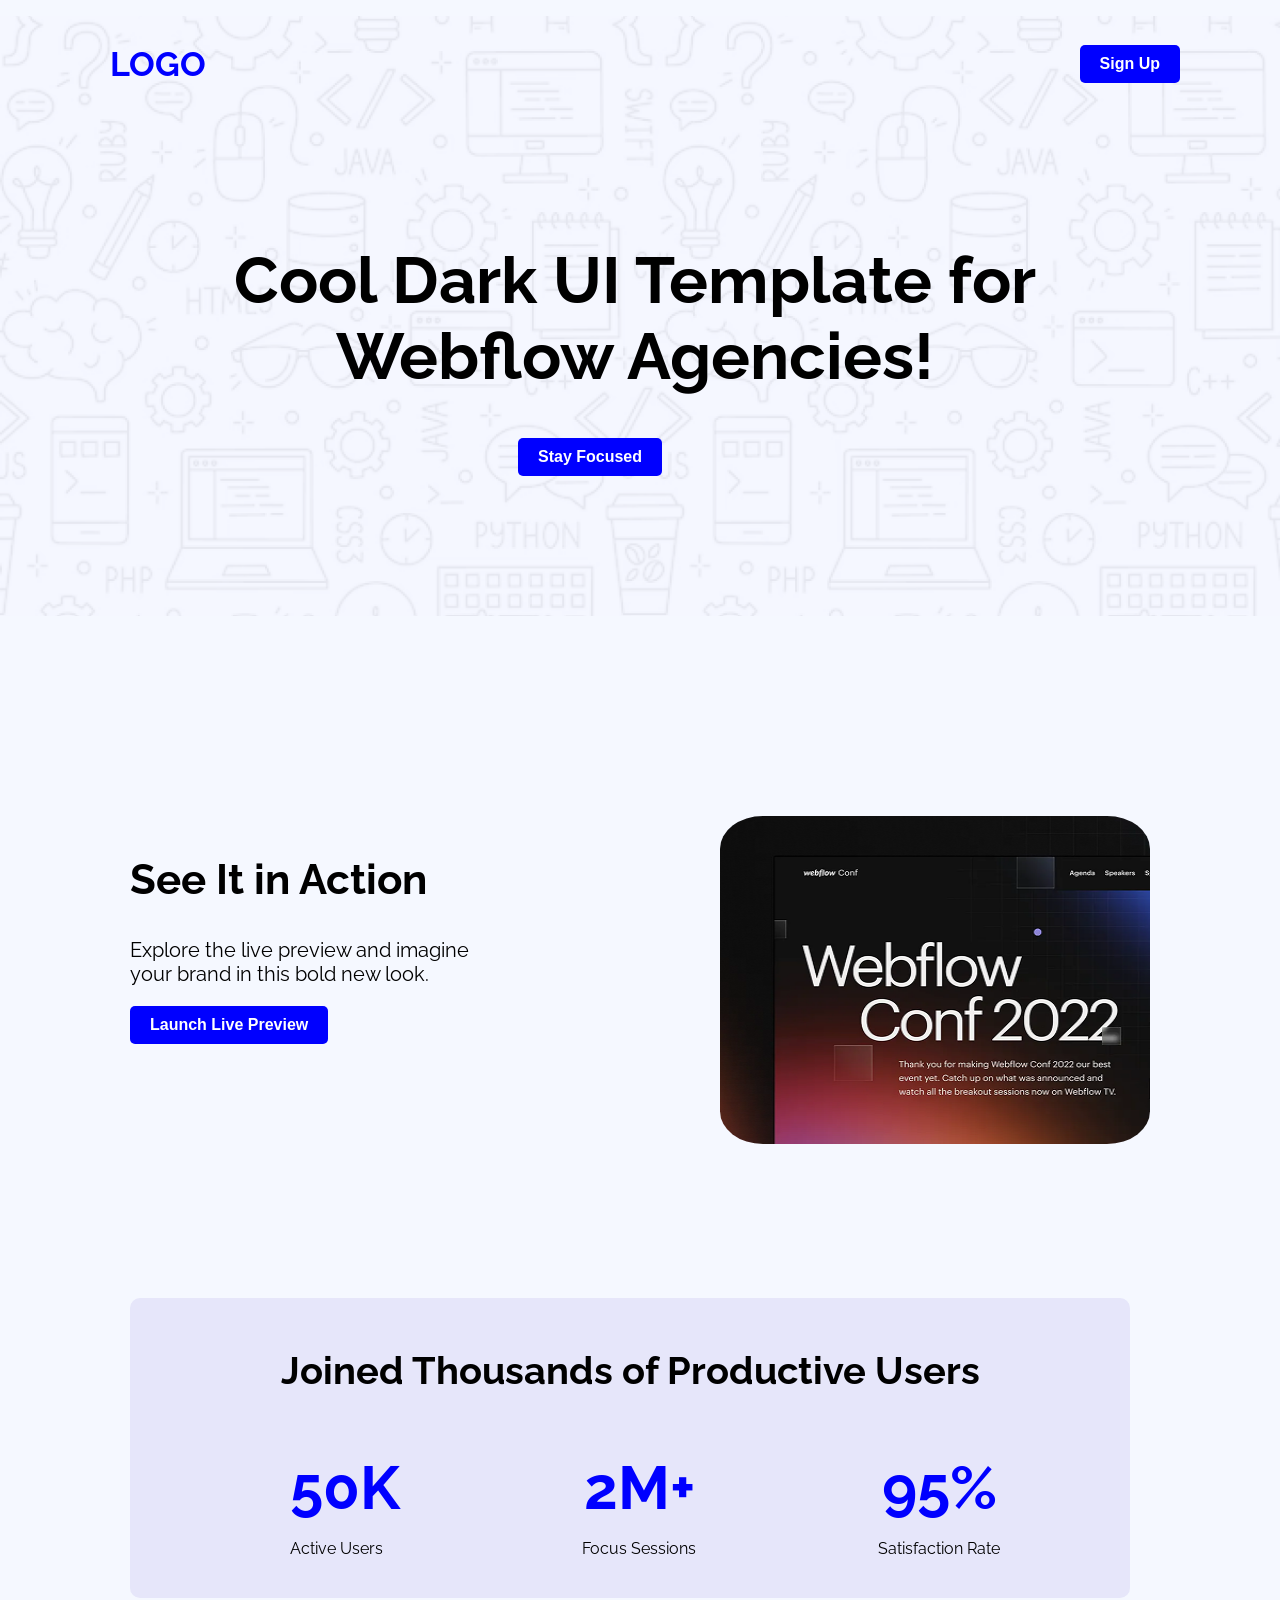
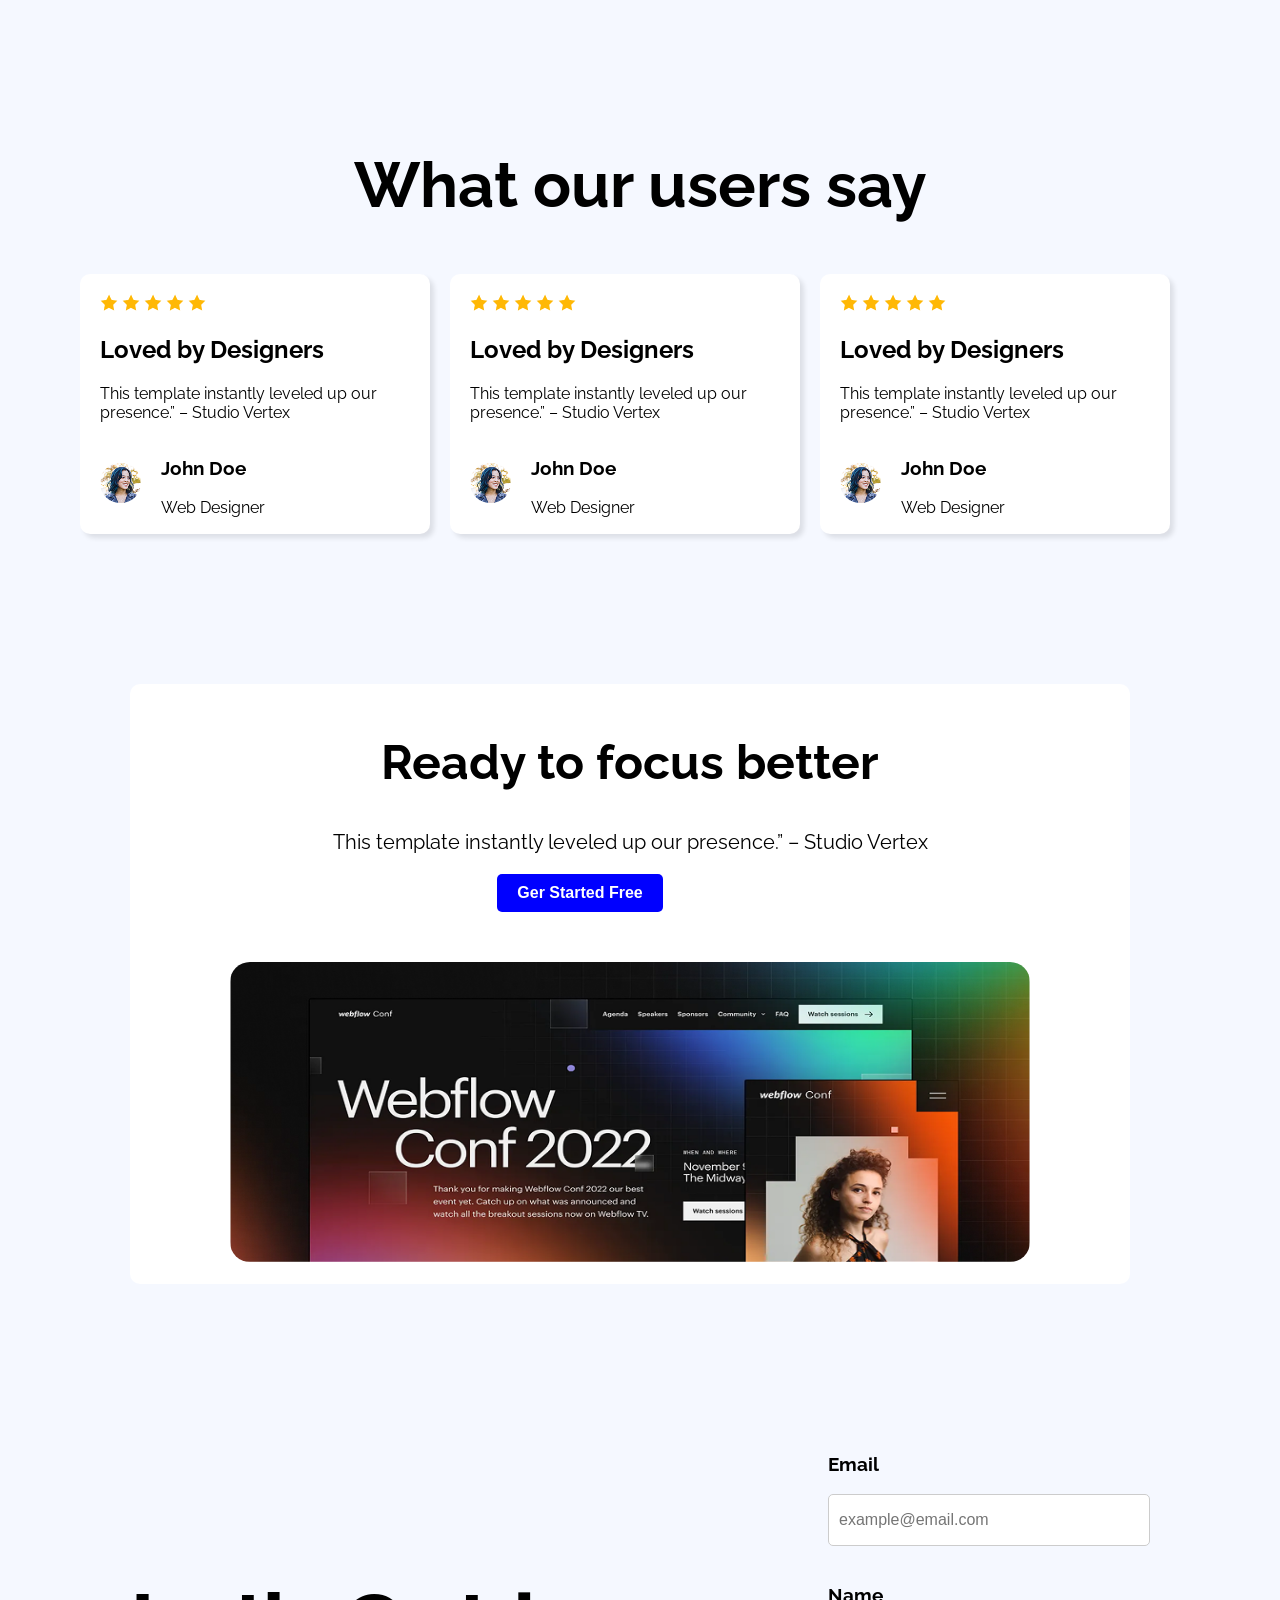
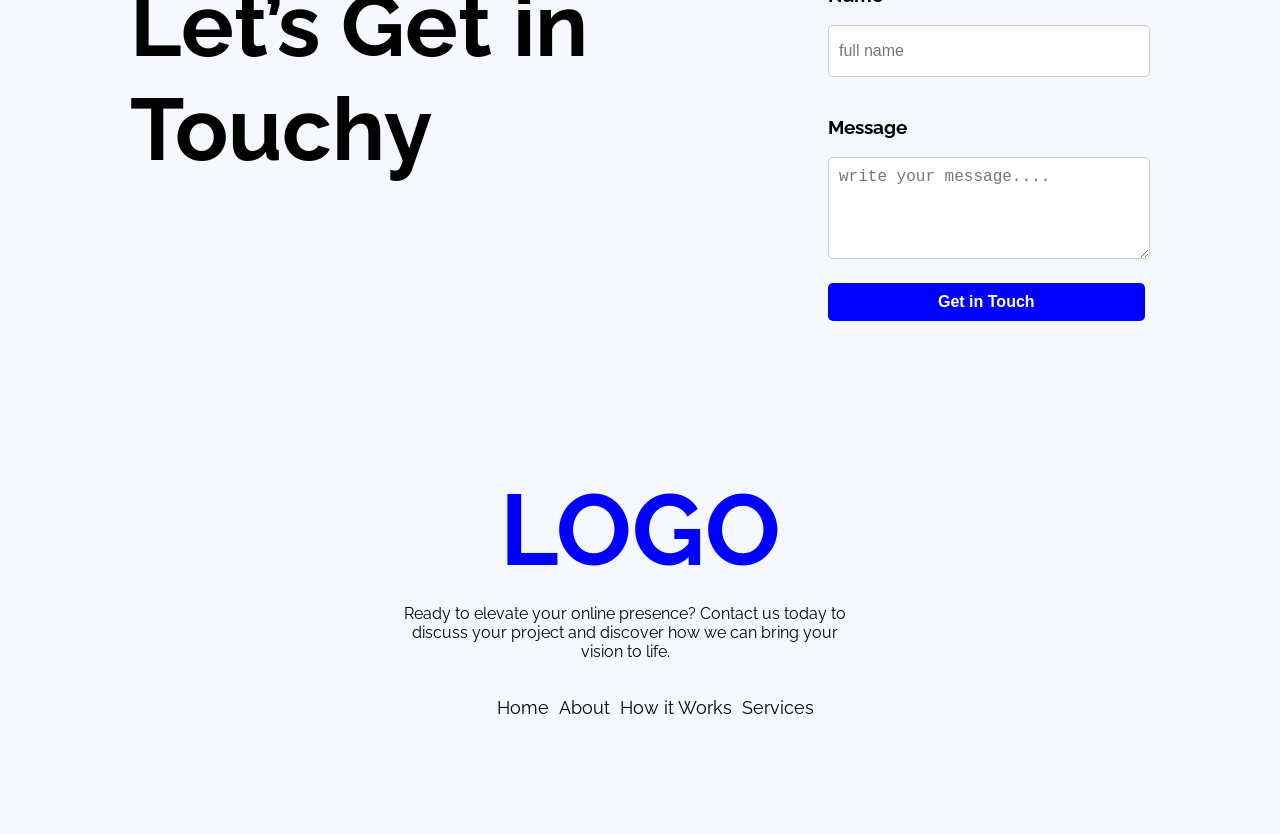
<file: index.html>
<!DOCTYPE html>
<html lang="en">
<head>
    <meta charset="UTF-8">
    <meta name="viewport" content="width=device-width, initial-scale=1.0">
    <title>Document</title>
    <link rel="preconnect" href="https://fonts.googleapis.com">
<link rel="preconnect" href="https://fonts.gstatic.com" crossorigin>
<link href="https://fonts.googleapis.com/css2?family=Raleway:ital,wght@0,100..900;1,100..900&display=swap" rel="stylesheet">
    <link rel="stylesheet" href="./style.css">
</head>
<body class="raleway-rom">
    <header>
        <nav>
            <ul>
                <li><h1 class="logo">LOGO</h1></li>
                <li><button class="btn">Sign Up</button></li>
            </ul>
        </nav>
        <div class="hero">
            <h1 class="main-hero">Cool Dark UI Template for Webflow Agencies!</h1>
            <button class="btn">Stay Focused</button>
        </div>    

    </header>
    <main>
        <section class="section1">
            <div>
                <h2 class="section1-title">See It in Action</h2>
                <p class="section1-text">Explore the live preview and imagine your brand in this bold new look.</p>
                <button class="btn">Launch Live Preview</button>
            </div>
            <div>
                <img class="pic-1" src="./image/wc-mini.png">
            </div>

        </section>

        <section class="section2">
            <div class="section2-content">
                <h2 class="section2-title">Joined Thousands of Productive Users</h2>
                <ul class="section2-list">
                    <li>
                        <h1 class="section2-h1">50K</h1>
                        <p>Active Users</p>
                    </li>
                    <li>
                        <h1 class="section2-h1">2M+</h1>
                        <p>Focus Sessions </p>
                    </li>
                    <li>
                        <h1 class="section2-h1">95% </h1>
                        <p>Satisfaction Rate</p>
                    </li>
                </ul>

            </div>

        </section>



        <section class="section3">
          <div class="section3-header"> <h1>What our users say</h1></div>


            <div class="section3-content">
                 <div class="section3-card1">
                    <div class="section3-stars">    
                        <img  src="./image/icon-star.png">
                        <img src="./image/icon-star.png">
                        <img src="./image/icon-star.png">
                        <img src="./image/icon-star.png">
                        <img src="./image/icon-star.png">
                    </div>
                     <h2 class="section3-title">
                        Loved by Designers
                     </h2>
                     <p class="section3-text">
                        This template instantly leveled up our presence.” – Studio Vertex
                     </p>
                     <div class="user-info-container">
                        <div class="avatar">
                            <img class="user-img" src="./image/avatar.png" alt="User Avatar">
                        </div>
                        <div class="user-info">
                            <h3>John Doe</h3>
                            <p>Web Designer</p> 
                         </div>       
                     </div>

                </div>

                 <div class="section3-content">
                 <div class="section3-card2">
                    <div class="section3-stars"> 
                        <img  src="./image/icon-star.png">
                        <img src="./image/icon-star.png">
                        <img src="./image/icon-star.png">
                        <img src="./image/icon-star.png">
                        <img src="./image/icon-star.png">
                    </div>
                     <h2 class="section3-title">
                        Loved by Designers
                     </h2>
                     <p class="section3-text">
                        This template instantly leveled up our presence.” – Studio Vertex
                     </p>
                     <div class="user-info-container">
                        <div class="avatar">
                            <img class="user-img" src="./image/avatar.png"  alt="User Avatar">
                        </div>
                        <div class="user-info">
                            <h3>John Doe</h3>
                            <p>Web Designer</p> 
                         </div>       
                     </div>

                </div>
                <div class="section3-content">
                 <div class="section3-card3">
                    <div class="section3-stars"> 
                        <img  src="./image/icon-star.png">
                        <img src="./image/icon-star.png">
                        <img src="./image/icon-star.png">
                        <img src="./image/icon-star.png">
                         <img src="./image/icon-star.png">
                    </div>
                     <h2 class="section3-title">
                        Loved by Designers
                     </h2>
                     <p class="section3-text">
                        This template instantly leveled up our presence.” – Studio Vertex
                     </p>
                     <div class="user-info-container">
                        <div class="avatar">
                            <img class="user-img" src="./image/avatar.png"  alt="User Avatar">
                        </div>
                        <div class="user-info">
                            <h3>John Doe</h3>
                            <p>Web Designer</p> 
                         </div>       
                     </div>

                </div>


              </div>

        </section>
        
        <section class="section4">
            <div class="section4-content">
                <h2 class="section4-title">Ready to focus better</h2>
                <p class="section4-text">This template instantly leveled up our presence.” – Studio Vertex</p>
                <button class="btn">Ger Started Free</button>

                <div class="section4-image">
                    <img class="pic2" src="./image/wc-big.png" alt="Get started image">   
                </div>
                
            </div>
            
        </section>

        <section class="section5">

            <div class="section5-content">
                <h2 class="section5-title">Let’s Get in Touchy</h2>
            </div>

            <div class="section5-form">
                <form>
                    <h3>Email</h3>
                    <input type="email" placeholder="example@email.com">
                    <h3>
                        Name
                    </h3>
                    <input type="name" placeholder="full name" required>
                    <h3>Message</h3>
                    <textarea placeholder="write your message...." required></textarea>
                    <br>
                    <button class="btn-5">Get in Touch</button>
                </form>

            </div>
        </section>


        

    </main>
    <footer>
        <div class="footer-content">
            <h1 class="footer-title">LOGO</h1>
            <p class="footer-text">Ready to elevate your online presence? Contact us today to discuss your project and discover how we can bring your vision to life.</p>
            
        </div>
        <div class="footer-links">
            <ul class="footer-list">
                <li>
                    <a href="#">Home</a>
                </li>
                <li>
                    <a href="#">About</a>
                </li>
                <li>
                    <a href="#">How it Works</a>  
                </li>
                <li>
                    <a href="#">Services</a>
                </li>
            </ul>
            
        </div>

    </footer>
    
</body>
</html>
</file>
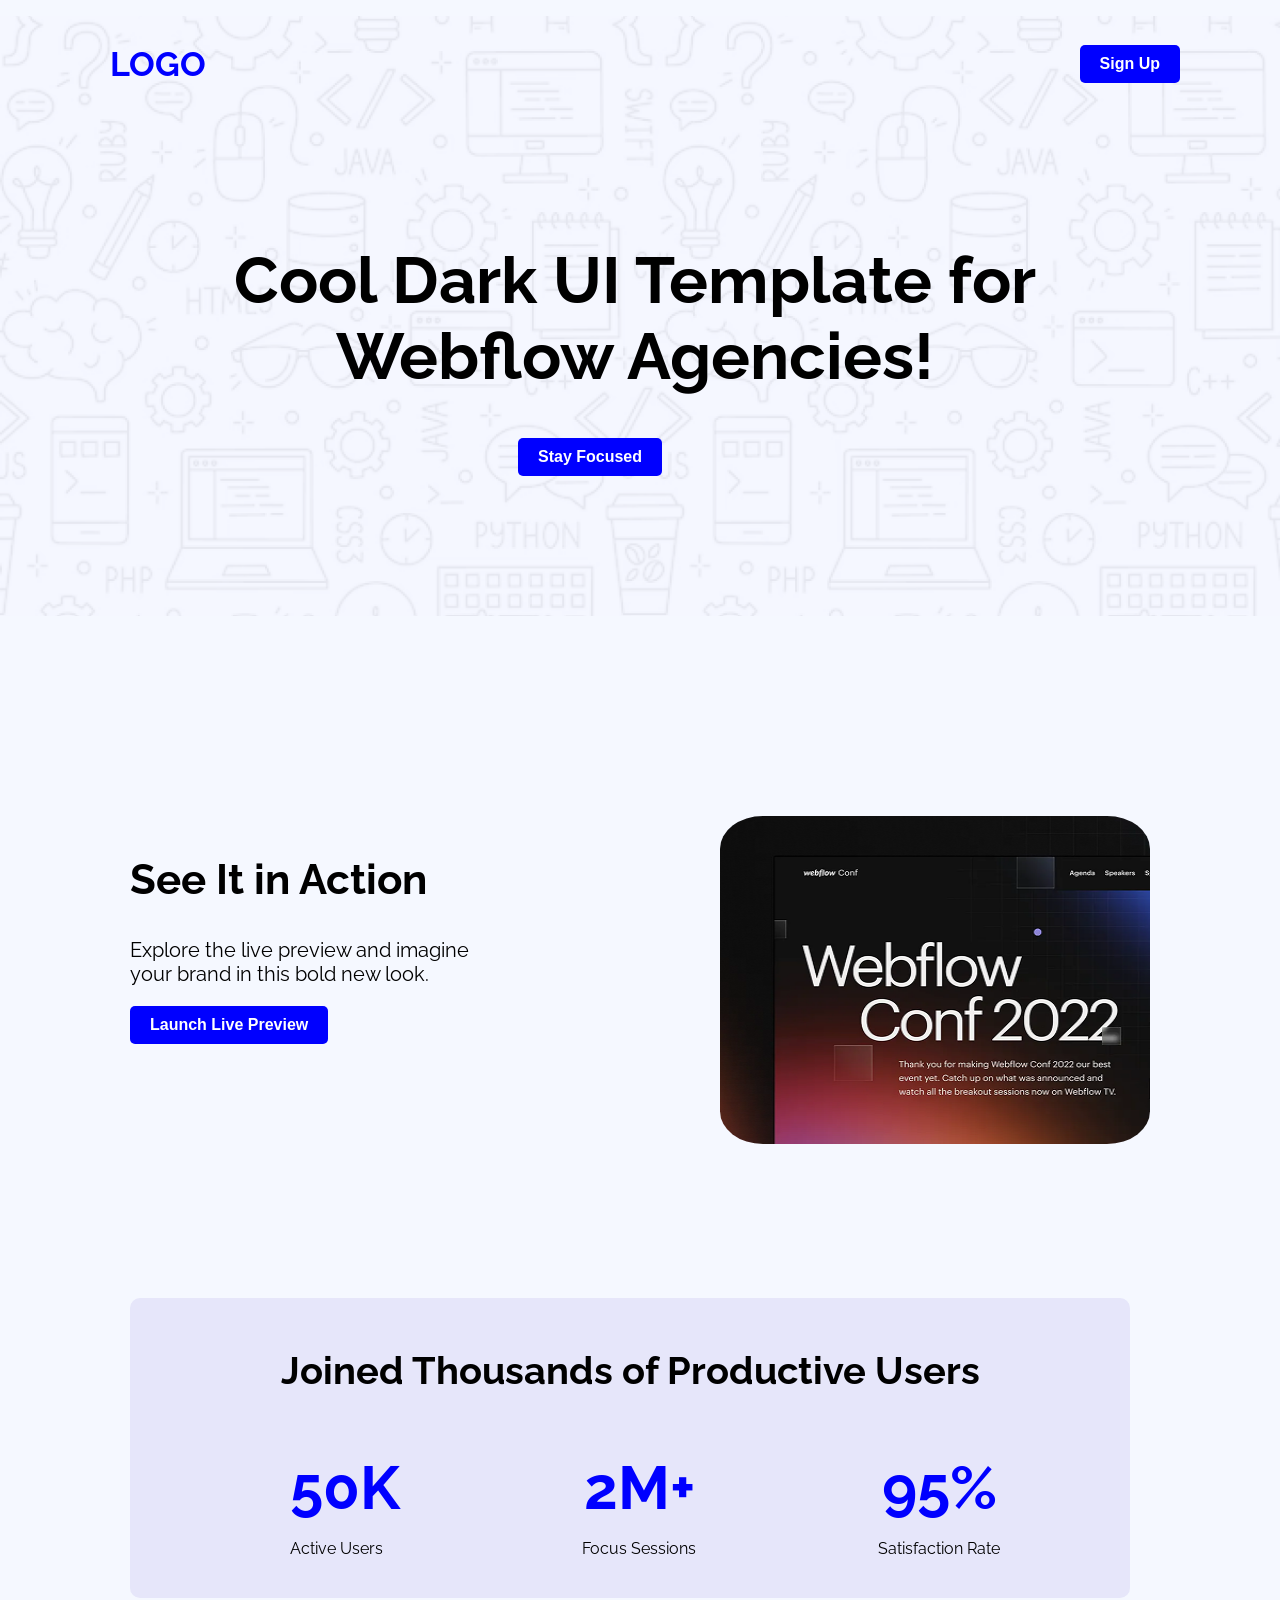
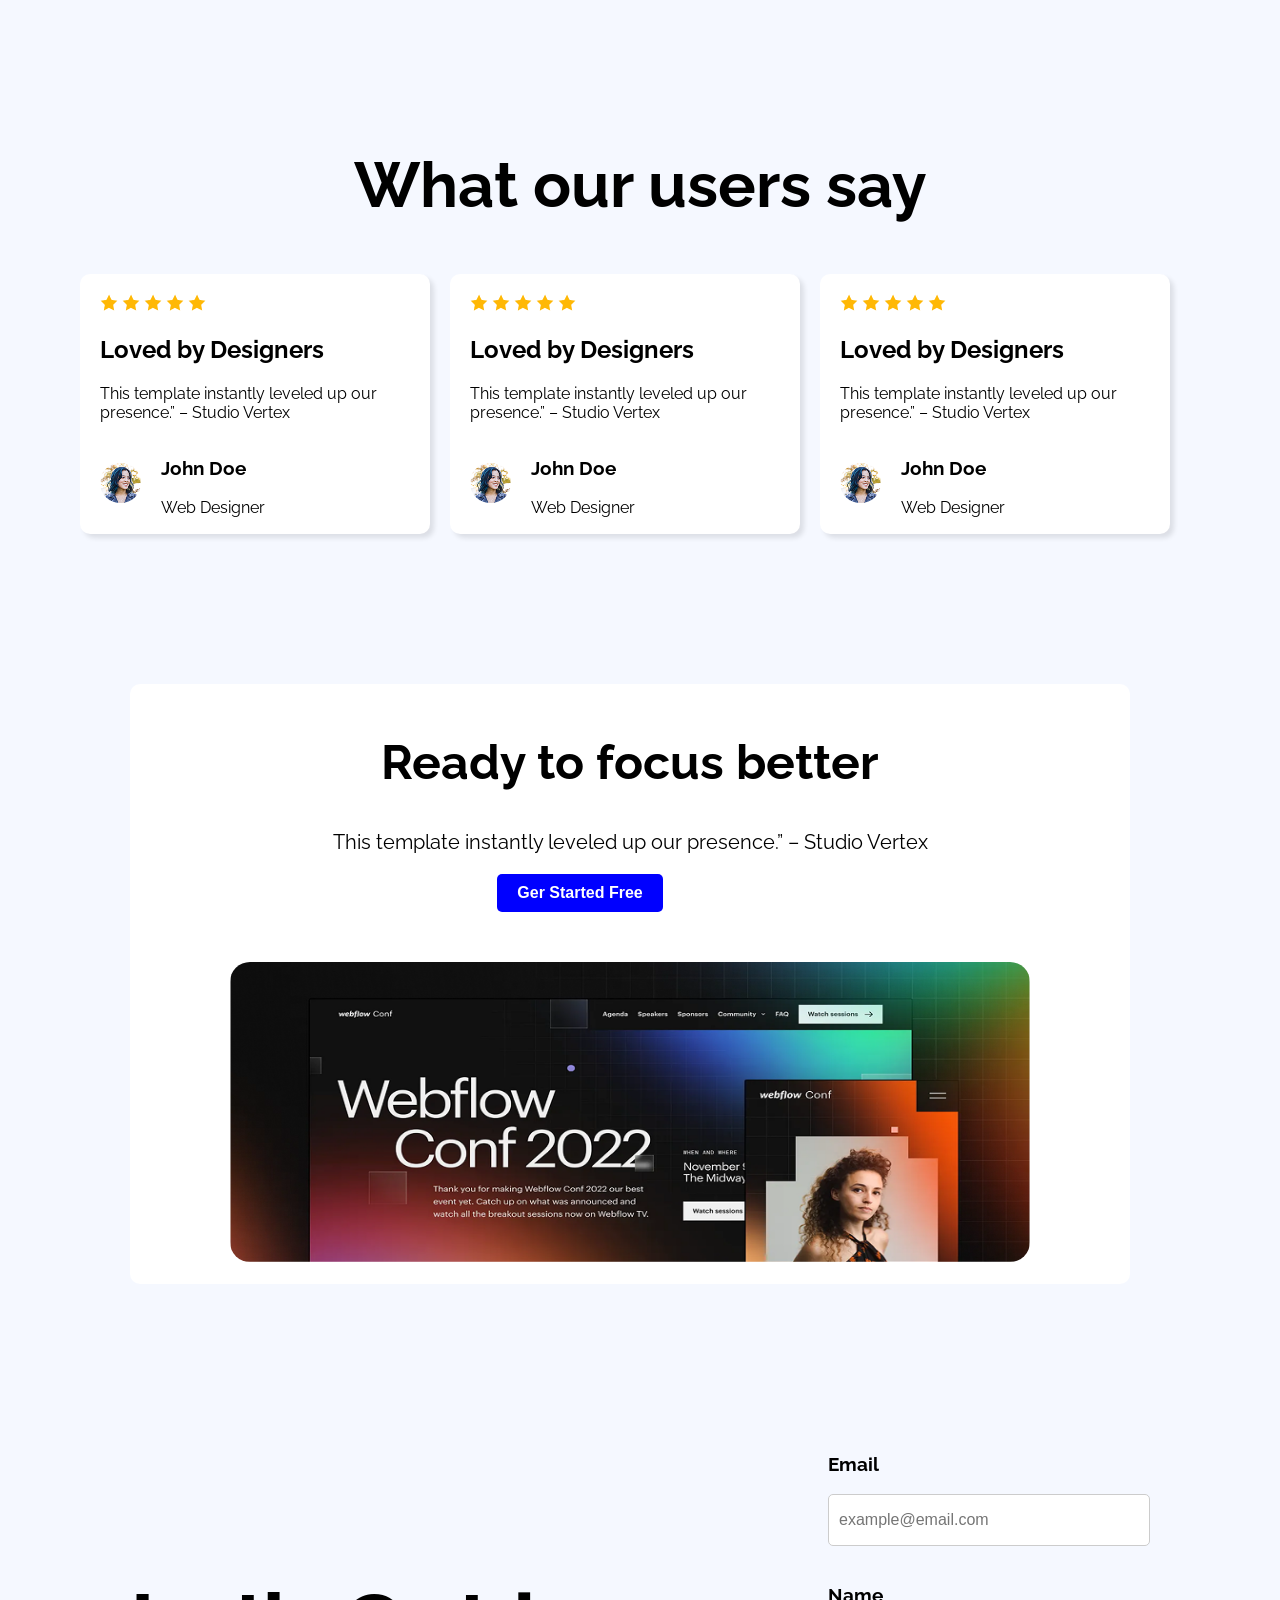
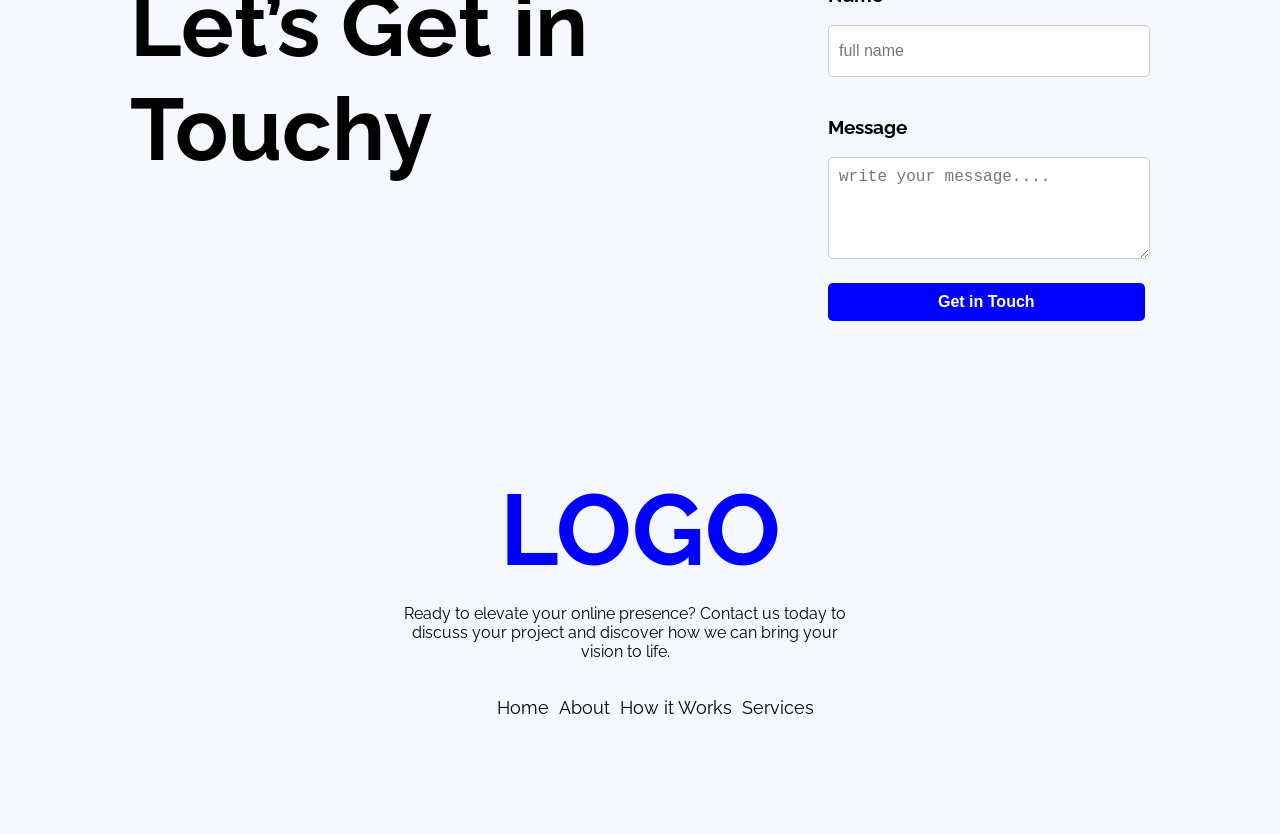
<file: all-file/index.html>
<!DOCTYPE html>
<html lang="en">
<head>
    <meta charset="UTF-8">
    <meta name="viewport" content="width=device-width, initial-scale=1.0">
    <title>Document</title>
    <link rel="preconnect" href="https://fonts.googleapis.com">
<link rel="preconnect" href="https://fonts.gstatic.com" crossorigin>
<link href="https://fonts.googleapis.com/css2?family=Raleway:ital,wght@0,100..900;1,100..900&display=swap" rel="stylesheet">
    <link rel="stylesheet" href="style.css">
</head>
<body class="raleway-rom">
    <header>
        <nav>
            <ul>
                <li><h1 class="logo">LOGO</h1></li>
                <li><button class="btn">Sign Up</button></li>
            </ul>
        </nav>
        <div class="hero">
            <h1 class="main-hero">Cool Dark UI Template for Webflow Agencies!</h1>
            <button class="btn">Stay Focused</button>
        </div>    

    </header>
    <main>
        <section class="section1">
            <div>
                <h2 class="section1-title">See It in Action</h2>
                <p class="section1-text">Explore the live preview and imagine your brand in this bold new look.</p>
                <button class="btn">Launch Live Preview</button>
            </div>
            <div>
                <img class="pic-1" src="./image/wc-mini.png">
            </div>

        </section>

        <section class="section2">
            <div class="section2-content">
                <h2 class="section2-title">Joined Thousands of Productive Users</h2>
                <ul class="section2-list">
                    <li>
                        <h1 class="section2-h1">50K</h1>
                        <p>Active Users</p>
                    </li>
                    <li>
                        <h1 class="section2-h1">2M+</h1>
                        <p>Focus Sessions </p>
                    </li>
                    <li>
                        <h1 class="section2-h1">95% </h1>
                        <p>Satisfaction Rate</p>
                    </li>
                </ul>

            </div>

        </section>



        <section class="section3">
          <div class="section3-header"> <h1>What our users say</h1></div>


            <div class="section3-content">
                 <div class="section3-card1">
                    <div class="section3-stars">    
                        <img  src="./image/icon-star.png">
                        <img src="./image/icon-star.png">
                        <img src="./image/icon-star.png">
                        <img src="./image/icon-star.png">
                        <img src="./image/icon-star.png">
                    </div>
                     <h2 class="section3-title">
                        Loved by Designers
                     </h2>
                     <p class="section3-text">
                        This template instantly leveled up our presence.” – Studio Vertex
                     </p>
                     <div class="user-info-container">
                        <div class="avatar">
                            <img class="user-img" src="./image/avatar.png" alt="User Avatar">
                        </div>
                        <div class="user-info">
                            <h3>John Doe</h3>
                            <p>Web Designer</p> 
                         </div>       
                     </div>

                </div>

                 <div class="section3-content">
                 <div class="section3-card2">
                    <div class="section3-stars"> 
                        <img  src="./image/icon-star.png">
                        <img src="./image/icon-star.png">
                        <img src="./image/icon-star.png">
                        <img src="./image/icon-star.png">
                        <img src="./image/icon-star.png">
                    </div>
                     <h2 class="section3-title">
                        Loved by Designers
                     </h2>
                     <p class="section3-text">
                        This template instantly leveled up our presence.” – Studio Vertex
                     </p>
                     <div class="user-info-container">
                        <div class="avatar">
                            <img class="user-img" src="./image/avatar.png"  alt="User Avatar">
                        </div>
                        <div class="user-info">
                            <h3>John Doe</h3>
                            <p>Web Designer</p> 
                         </div>       
                     </div>

                </div>
                <div class="section3-content">
                 <div class="section3-card3">
                    <div class="section3-stars"> 
                        <img  src="./image/icon-star.png">
                        <img src="./image/icon-star.png">
                        <img src="./image/icon-star.png">
                        <img src="./image/icon-star.png">
                         <img src="./image/icon-star.png">
                    </div>
                     <h2 class="section3-title">
                        Loved by Designers
                     </h2>
                     <p class="section3-text">
                        This template instantly leveled up our presence.” – Studio Vertex
                     </p>
                     <div class="user-info-container">
                        <div class="avatar">
                            <img class="user-img" src="./image/avatar.png"  alt="User Avatar">
                        </div>
                        <div class="user-info">
                            <h3>John Doe</h3>
                            <p>Web Designer</p> 
                         </div>       
                     </div>

                </div>


              </div>

        </section>
        
        <section class="section4">
            <div class="section4-content">
                <h2 class="section4-title">Ready to focus better</h2>
                <p class="section4-text">This template instantly leveled up our presence.” – Studio Vertex</p>
                <button class="btn">Ger Started Free</button>

                <div class="section4-image">
                    <img class="pic2" src="./image/wc-big.png" alt="Get started image">   
                </div>
                
            </div>
            
        </section>

        <section class="section5">

            <div class="section5-content">
                <h2 class="section5-title">Let’s Get in Touchy</h2>
            </div>

            <div class="section5-form">
                <form>
                    <h3>Email</h3>
                    <input type="email" placeholder="example@email.com">
                    <h3>
                        Name
                    </h3>
                    <input type="name" placeholder="full name" required>
                    <h3>Message</h3>
                    <textarea placeholder="write your message...." required></textarea>
                    <br>
                    <button class="btn-5">Get in Touch</button>
                </form>

            </div>
        </section>


        

    </main>
    <footer>
        <div class="footer-content">
            <h1 class="footer-title">LOGO</h1>
            <p class="footer-text">Ready to elevate your online presence? Contact us today to discuss your project and discover how we can bring your vision to life.</p>
            
        </div>
        <div class="footer-links">
            <ul class="footer-list">
                <li>
                    <a href="#">Home</a>
                </li>
                <li>
                    <a href="#">About</a>
                </li>
                <li>
                    <a href="#">How it Works</a>  
                </li>
                <li>
                    <a href="#">Services</a>
                </li>
            </ul>
            
        </div>

    </footer>
    
</body>
</html>
</file>
<file: style.css>
body{
    padding: 0px;
    margin: 0px;
    background-color: #F5F8FF;

  

   
}

.raleway-rom {
  font-family: "Raleway", sans-serif;
  font-optical-sizing: auto;
 
  font-style: normal;
}
header{
    background-image: url('./image/hero-bg.png');
    background-size: cover;
    height: 600px;
    width: 100%;
}
.logo{
    font-size: 2rem;
    color:blue;
    font-weight: black;
    font-size: 34px;
    margin-left: 70px;
}
.btn{
    background-color: blue;
    color: white;
    padding: 10px 20px;
    border: none;
    border-radius: 5px;
    cursor: pointer;
    font-size: 16px;
    font-weight: bold;
    margin-right: 100px;
}
button:hover{
    background-color: white;
    color:black;
    border: 1px solid red;
}
ul{
    display: flex ;
    justify-content: space-between;
    align-items: center;
    list-style: none;
}
.hero{
    text-align: center;
    
}
.main-hero{
    font-size: 65px;
    color: black;
    font-weight: bold;
    margin-top: 130px;
    max-width: 850px;
    margin-left: 210px;
    
    
}

.section1{
    display: flex;
    justify-content: space-between;
    align-items: center;
    margin-top: 100px;
    margin-left: 130px;
    margin-right: 130px;
    margin-bottom: 100px;
}
.section1-title{
    font-size: 42px;
    font-weight: bold;
    color: black;
}
.section1-text{
    font-size: 20px;
    color: black;
    margin-top: 20px;
    max-width: 380px;
}

.pic-1{
    height:328px ;
    width:430px ;
    
    border-radius: 10%;
    margin-top:100px; ;
}


.section2-content{
    height:300px ;

    width: 1000px;
    background-color:lavender ;
    margin-left: 130px;
    margin-top: 150px;
    margin-bottom: 150px;
    border-radius: 10px;

}
.section2-title{
    font-size: 38px;
    font-weight: bold;
    color: black;
    text-align: center;
    padding-top: 50px;
}
.section2-list{
    display: flex;
    justify-content: space-between;
    align-items: center;
    list-style: none;
     margin-left: 120px;
    margin-right: 130px;
    margin-top: 60px;
   
}
.section2-h1{
    font-size: 60px;
    font-weight: bold;
    color: blue;
    text-align: center;
    margin: 0%;
   
}



.section3-header{
    text-align: center;
    margin-top: 100px;
    font-size: 42px;
    font-weight: bold;
    color: black;
}



.section3-content{
    display: flex;
    align-items: center;
  
}

.section3-card1{
    height: 260px;
    width: 350px;
    background-color: white;
    border-radius: 10px;
    margin-left: 80px;
    box-shadow: 4px 4px 5px rgba(0, 0, 0, 0.1);

}

.section3-card2{
    height: 260px;
    width: 350px;
    background-color: white;
    border-radius: 10px;
    margin-left: 20px;
    box-shadow: 4px 4px 5px rgba(0, 0, 0, 0.1);

}

.section3-card3{
    height: 260px;
    width: 350px;
    background-color: white;
    border-radius: 10px;
    margin-left: 20px;
    box-shadow: 4px 4px 5px rgba(0, 0, 0, 0.1);
}

.section3-stars{
    margin-top: 20px;
    margin-left: 20px;
}

.section3-title{
    font-size: 24px;
    font-weight: bold;
    color: black;
   ;
    margin-left: 20px;
}
.section3-text{
    font-size: 16px;
    color: black;
   margin-left: 20px;
   max-width: 300px;
}
.user-info-container{
    display: flex;
    align-items: center;
    
   
}
.user-info{
   margin: 0%;
   
    margin-left: 20px;
}
.user-img{
    border-radius: 50%;
    margin-left: 20px;
}


.section4-content{
    height: 600px;
    width: 1000px;
    background-color: white;
    margin-left: 130px;
    margin-top: 150px;
    margin-bottom: 150px;
    border-radius: 10px;
    text-align: center;
   
}
.section4-title{
    font-size: 48px;
    font-weight: bold;
    color: black;
      padding-top: 50px;
    padding-bottom: 0px;
}

.section4-text{
    font-size: 20px;
    color: black;
 

}
.pic2{
    height: 300px;
    width: 800px;
    border-radius: 10%;
    margin-top: 50px;
    margin-bottom: 50px;
    border-radius: 20px;
}


.section5{
    display: flex;
    justify-content: space-between;
    align-items: center;
    margin-top: 100px;
}
.section5-title{
    font-size: 88px;
    font-weight: bold;
    color: black;
    margin-left: 130px;
    max-width: 500px;
}
.section5-form{
    margin-right: 130px;
}
input{
    width: 300px;
    height: 30px;
    border-radius: 5px;
    border: 1px solid #ccc;
    padding: 10px;
    font-size: 16px;
    margin-bottom: 20px;
}
textarea{
    width: 300px;
    height: 80px;
    border-radius: 5px;
    border: 1px solid #ccc;
    padding: 10px;
    font-size: 16px;
    margin-bottom: 20px;
}
.btn-5{
    background-color: blue;
    color: white;
    padding-right: 110px;
    padding-left: 110px;
    padding-top: 10px;
    padding-bottom: 10px;
    border: none;
    border-radius: 5px;
    cursor: pointer;
    font-size: 16px;
    font-weight: bold;

}

.footer-content{
    text-align: center ;
    margin-top: 150px;
}
.footer-title{
    font-size: 100px;
    font-weight: bold;
    color:blue;
    margin: 0%;
}
.footer-text{
    max-width: 450px;
    margin-left: 400px;
    margin-bottom: 20px;
    
}
.footer-links{
    display: flex;
    justify-content: center;
    align-items: center;
    list-style: none;
    margin-top: 20px;
    
}   
.footer-links li{
    margin-right:10px;
}       
.footer-links a{
    text-decoration: none;
    color: black;
    font-size: 18px;
    
 
}
.footer-links{
    margin-bottom:100px
}
</file>
<file: all-file/style.css>
body{
    padding: 0px;
    margin: 0px;
    background-color: #F5F8FF;

  

   
}

.raleway-rom {
  font-family: "Raleway", sans-serif;
  font-optical-sizing: auto;
 
  font-style: normal;
}
header{
    background-image: url('./image/hero-bg.png');
    background-size: cover;
    height: 600px;
    width: 100%;
}
.logo{
    font-size: 2rem;
    color:blue;
    font-weight: black;
    font-size: 34px;
    margin-left: 70px;
}
.btn{
    background-color: blue;
    color: white;
    padding: 10px 20px;
    border: none;
    border-radius: 5px;
    cursor: pointer;
    font-size: 16px;
    font-weight: bold;
    margin-right: 100px;
}
button:hover{
    background-color: white;
    color:black;
    border: 1px solid red;
}
ul{
    display: flex ;
    justify-content: space-between;
    align-items: center;
    list-style: none;
}
.hero{
    text-align: center;
    
}
.main-hero{
    font-size: 65px;
    color: black;
    font-weight: bold;
    margin-top: 130px;
    max-width: 850px;
    margin-left: 210px;
    
    
}

.section1{
    display: flex;
    justify-content: space-between;
    align-items: center;
    margin-top: 100px;
    margin-left: 130px;
    margin-right: 130px;
    margin-bottom: 100px;
}
.section1-title{
    font-size: 42px;
    font-weight: bold;
    color: black;
}
.section1-text{
    font-size: 20px;
    color: black;
    margin-top: 20px;
    max-width: 380px;
}

.pic-1{
    height:328px ;
    width:430px ;
    
    border-radius: 10%;
    margin-top:100px; ;
}


.section2-content{
    height:300px ;

    width: 1000px;
    background-color:lavender ;
    margin-left: 130px;
    margin-top: 150px;
    margin-bottom: 150px;
    border-radius: 10px;

}
.section2-title{
    font-size: 38px;
    font-weight: bold;
    color: black;
    text-align: center;
    padding-top: 50px;
}
.section2-list{
    display: flex;
    justify-content: space-between;
    align-items: center;
    list-style: none;
     margin-left: 120px;
    margin-right: 130px;
    margin-top: 60px;
   
}
.section2-h1{
    font-size: 60px;
    font-weight: bold;
    color: blue;
    text-align: center;
    margin: 0%;
   
}



.section3-header{
    text-align: center;
    margin-top: 100px;
    font-size: 42px;
    font-weight: bold;
    color: black;
}



.section3-content{
    display: flex;
    align-items: center;
  
}

.section3-card1{
    height: 260px;
    width: 350px;
    background-color: white;
    border-radius: 10px;
    margin-left: 80px;
    box-shadow: 4px 4px 5px rgba(0, 0, 0, 0.1);

}

.section3-card2{
    height: 260px;
    width: 350px;
    background-color: white;
    border-radius: 10px;
    margin-left: 20px;
    box-shadow: 4px 4px 5px rgba(0, 0, 0, 0.1);

}

.section3-card3{
    height: 260px;
    width: 350px;
    background-color: white;
    border-radius: 10px;
    margin-left: 20px;
    box-shadow: 4px 4px 5px rgba(0, 0, 0, 0.1);
}

.section3-stars{
    margin-top: 20px;
    margin-left: 20px;
}

.section3-title{
    font-size: 24px;
    font-weight: bold;
    color: black;
   ;
    margin-left: 20px;
}
.section3-text{
    font-size: 16px;
    color: black;
   margin-left: 20px;
   max-width: 300px;
}
.user-info-container{
    display: flex;
    align-items: center;
    
   
}
.user-info{
   margin: 0%;
   
    margin-left: 20px;
}
.user-img{
    border-radius: 50%;
    margin-left: 20px;
}


.section4-content{
    height: 600px;
    width: 1000px;
    background-color: white;
    margin-left: 130px;
    margin-top: 150px;
    margin-bottom: 150px;
    border-radius: 10px;
    text-align: center;
   
}
.section4-title{
    font-size: 48px;
    font-weight: bold;
    color: black;
      padding-top: 50px;
    padding-bottom: 0px;
}

.section4-text{
    font-size: 20px;
    color: black;
 

}
.pic2{
    height: 300px;
    width: 800px;
    border-radius: 10%;
    margin-top: 50px;
    margin-bottom: 50px;
    border-radius: 20px;
}


.section5{
    display: flex;
    justify-content: space-between;
    align-items: center;
    margin-top: 100px;
}
.section5-title{
    font-size: 88px;
    font-weight: bold;
    color: black;
    margin-left: 130px;
    max-width: 500px;
}
.section5-form{
    margin-right: 130px;
}
input{
    width: 300px;
    height: 30px;
    border-radius: 5px;
    border: 1px solid #ccc;
    padding: 10px;
    font-size: 16px;
    margin-bottom: 20px;
}
textarea{
    width: 300px;
    height: 80px;
    border-radius: 5px;
    border: 1px solid #ccc;
    padding: 10px;
    font-size: 16px;
    margin-bottom: 20px;
}
.btn-5{
    background-color: blue;
    color: white;
    padding-right: 110px;
    padding-left: 110px;
    padding-top: 10px;
    padding-bottom: 10px;
    border: none;
    border-radius: 5px;
    cursor: pointer;
    font-size: 16px;
    font-weight: bold;

}

.footer-content{
    text-align: center ;
    margin-top: 150px;
}
.footer-title{
    font-size: 100px;
    font-weight: bold;
    color:blue;
    margin: 0%;
}
.footer-text{
    max-width: 450px;
    margin-left: 400px;
    margin-bottom: 20px;
    
}
.footer-links{
    display: flex;
    justify-content: center;
    align-items: center;
    list-style: none;
    margin-top: 20px;
    
}   
.footer-links li{
    margin-right:10px;
}       
.footer-links a{
    text-decoration: none;
    color: black;
    font-size: 18px;
    
 
}
.footer-links{
    margin-bottom:100px
}
</file>
